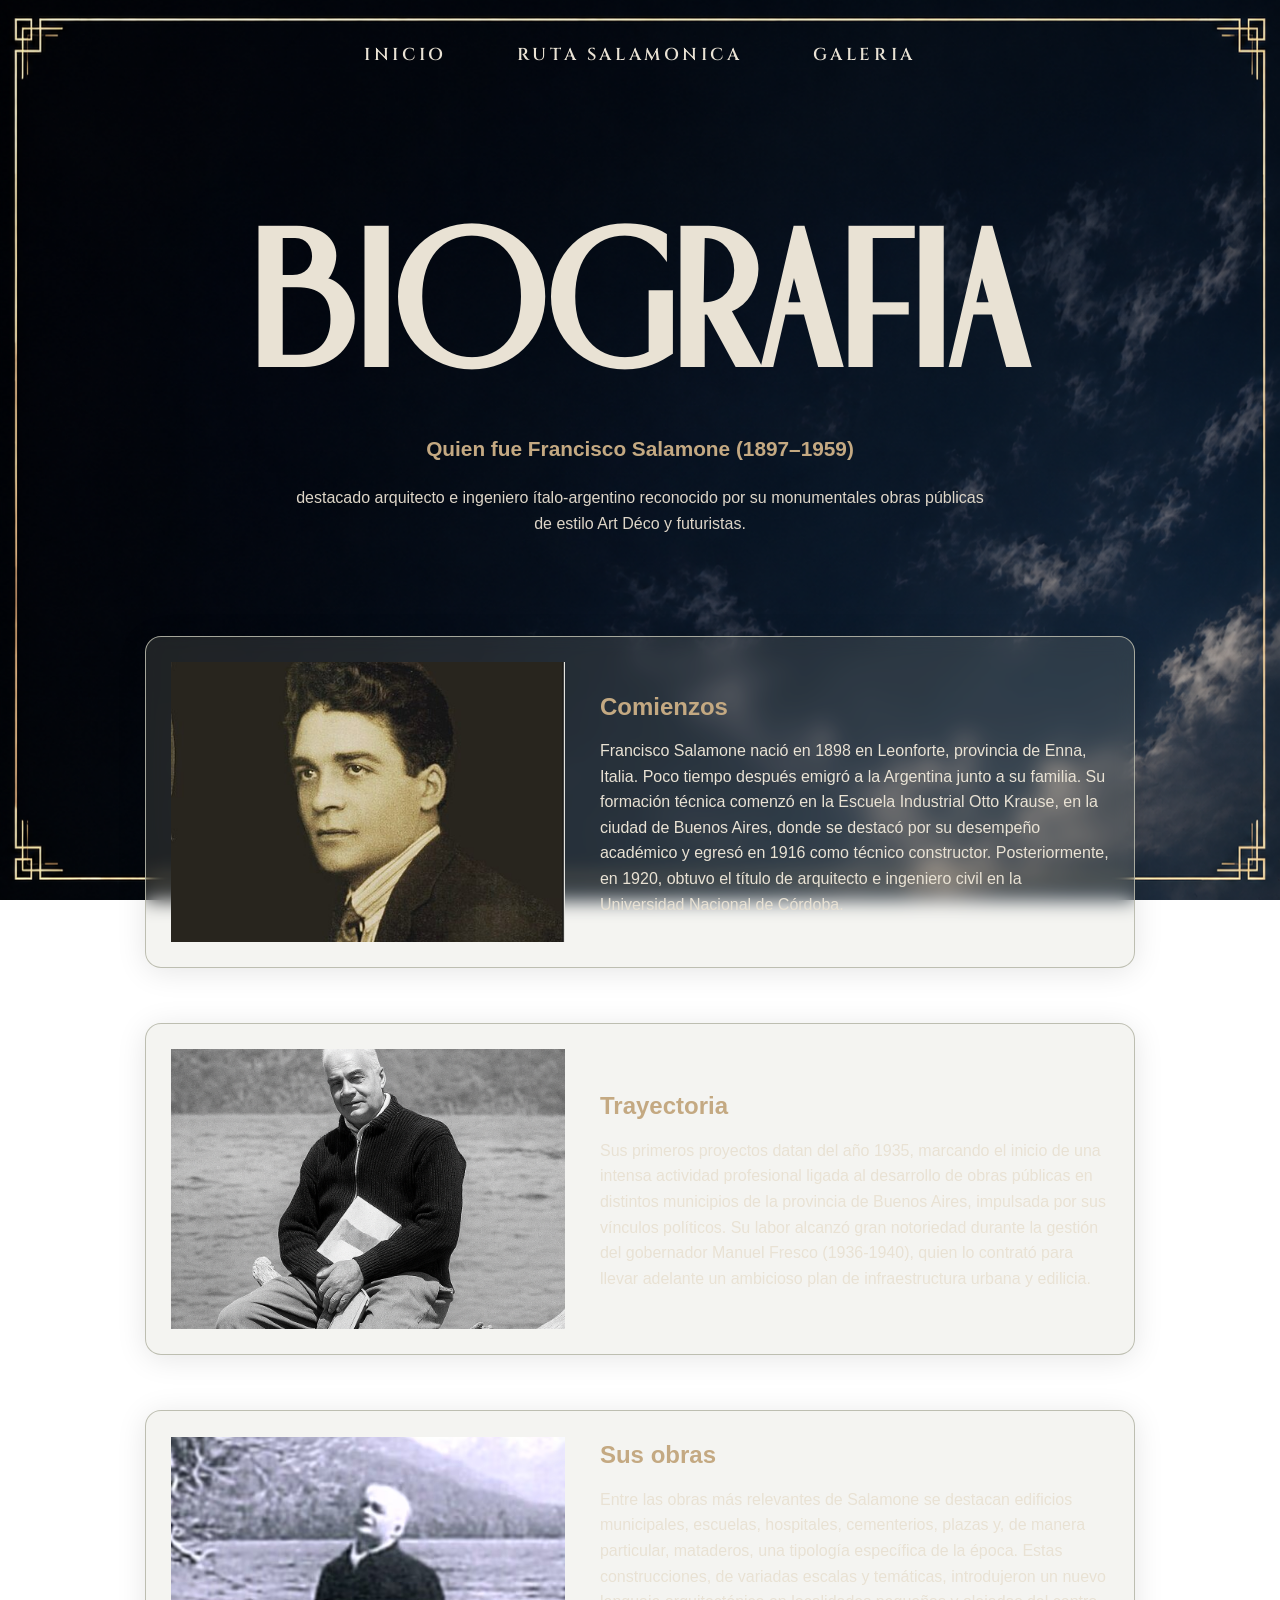
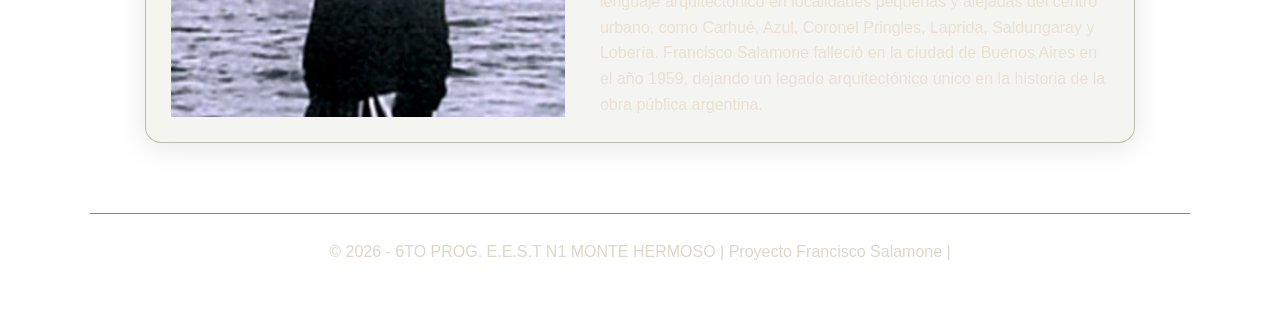
<file: biografia.html>
<!DOCTYPE html>
<html lang="es">
<head>
    <meta charset="UTF-8">
    <meta name="viewport" content="width=device-width, initial-scale=1.0">
    <title>Biografia | Salamone</title>
    <style>
	
	@import url('https://fonts.googleapis.com/css2?family=Cinzel:wght@400;500;600&family=Libre+Baskerville:wght@400&display=swap');
	
	@font-face {
    font-family: "Morrison Regular";
    src: url("./font/Morrison-Regular.otf") format("opentype");
    font-display: swap;
}

        * {
            margin: 0;
            padding: 0;
            box-sizing: border-box;
        }
	
	

        body {
            min-height: 100vh;
            font-family: Arial, sans-serif;
            line-height: 1.6;
            color: #e9e2d4;
            	     min-height: 100%;
    scroll-behavior: smooth;
    background:url("./obras/cieloDeco.png") center / cover fixed no-repeat;
        background-size: 100% 100%;
        }

        .contenedor {
            width: min(1100px, 90%);
            margin: 0 auto;
        }

     
     
     nav {
    position: relative;
    z-index: 30;
    display: flex;
    align-items: center;
    justify-content: center;
    gap: clamp(28px, 5.5vw, 70px);
    min-height: 110px;
    padding: 20px 24px;
}

.nav a {
    position: relative;
    color: var(--crema);
    text-decoration: none;
    font-family: "Cinzel", serif;
    font-size: clamp(12px, 1.35vw, 20px);
    font-weight: 600;
    letter-spacing: clamp(1px, .28vw, 4px);
    transition: color .3s ease;
}

.nav a::before,
.nav a::after {
    content: "";
    position: absolute;
    top: 50%;
    width: clamp(12px, 2vw, 30px);
    height: 1px;
    background: var(--dorado);
}

.nav a::before {
    right: calc(100% + 18px);
}

.nav a::after {
    left: calc(100% + 18px);
}

.nav a:hover {
    color: #fff;
}

        .encabezado {
            padding: 70px 0 45px;
            text-align: center;
        }

        .titulo {
	     font-family: "Morrison Regular";
            margin-bottom: 12px;
            font-size: 150px;
	    
        }

        .subtitulo {
            margin-bottom: 20px;
            color: #c4a982;
            font-size: 1.3rem;
        }

        .descripcion {
            max-width: 700px;
            margin: 0 auto;
            color: #ded6c8;
        }

        .bloque-flexible {
            display: flex;
            align-items: center;
            gap: 35px;
            margin: 55px ;
            padding: 25px;
            
/* From https://css.glass */
background: rgba(183, 184, 169, 0.16);
border-radius: 16px;
box-shadow: 0 4px 30px rgba(0, 0, 0, 0.1);
backdrop-filter: blur(9.7px);
-webkit-backdrop-filter: blur(9.7px);
border: 1px solid rgba(183, 184, 169, 0.89);
}
{
        .bloque-flexible:nth-child(even) 
            flex-direction: row-reverse;
        }

        .imagen-bloque {
            width: 42%;
            max-height: 280px;
            object-fit: cover;
	    object-position: 70% 20%;
        }

        .texto-bloque {
            flex: 1;
        }

        .texto-bloque h2 {
            margin-bottom: 12px;
            color: #c4a982;
        }

        .pie-pagina {
            margin-top: 70px;
            padding: 25px 0;
            text-align: center;
            color: #ded6c8;
            border-top: 1px solid #9c8060;
        }

        @media (max-width: 700px) {
            .navegacion {
                flex-wrap: wrap;
                gap: 15px 25px;
            }

            .encabezado {
                padding: 45px 0 30px;
            }

            .bloque-flexible,
            .bloque-flexible:nth-child(even) {
                flex-direction: column;
                align-items: stretch;
                gap: 20px;
                padding: 18px;
            }

            .imagen-bloque {
                width: 100%;
                max-height: 230px;
            }
        }
    </style>
</head>
<body>
    <div class="contenedor">
 
 
 
   <nav class="nav">

            <a href="./index.html">INICIO
        </a>

        <a href="./ruta_salamonica.html">
            RUTA SALAMONICA 
        </a>

        <a href="./galeriaSalamone.html">
	    GALERIA
        </a>

    </nav>

        <header class="encabezado">
            <h1 class="titulo">BIOGRAFIA </h1>
            <h2 class="subtitulo">Quien fue Francisco Salamone (1897–1959) </h2>
            <p class="descripcion">
                 destacado arquitecto e ingeniero ítalo-argentino reconocido por su monumentales obras públicas de estilo Art Déco y futuristas.
            </p>
        </header>

        <main>
            <section class="bloque-flexible">
                <img class="imagen-bloque" src="./obras/sala.jpg" alt="Vista de una obra arquitectónica">
                <div class="texto-bloque">
                    <h2>Comienzos</h2>
                    <p>
			Francisco Salamone nació en 1898 en Leonforte, provincia de Enna, Italia. Poco tiempo después emigró a la Argentina junto a su familia. Su formación técnica comenzó en la Escuela Industrial Otto Krause, en la ciudad de Buenos Aires, donde se destacó por su desempeño académico y egresó en 1916 como técnico constructor. Posteriormente, en 1920, obtuvo el título de arquitecto e ingeniero civil en la Universidad Nacional de Córdoba.
                    </p>
                </div>
            </section>

            <section class="bloque-flexible">
                <img class="imagen-bloque" src="./obras/salamone_irl.png" alt="Detalle de una construcción">
                <div class="texto-bloque">
                    <h2>Trayectoria</h2>
                    <p>
                     
Sus primeros proyectos datan del año 1935, marcando el inicio de una intensa actividad profesional ligada al desarrollo de obras públicas en distintos municipios de la provincia de Buenos Aires, impulsada por sus vínculos políticos. Su labor alcanzó gran notoriedad durante la gestión del gobernador Manuel Fresco (1936-1940), quien lo contrató para llevar adelante un ambicioso plan de infraestructura urbana y edilicia.
                    </p>
                </div>
            </section>

            <section class="bloque-flexible">
                <img class="imagen-bloque" src="./obras/francisco-salamone-fue.avif" alt="Fachada de una obra arquitectónica">
                <div class="texto-bloque">
                    <h2>Sus obras</h2>
                    <p>
                        Entre las obras más relevantes de Salamone se destacan edificios municipales, escuelas, hospitales, cementerios, plazas y, de manera particular, mataderos, una tipología específica de la época. Estas construcciones, de variadas escalas y temáticas, introdujeron un nuevo lenguaje arquitectónico en localidades pequeñas y alejadas del centro urbano, como Carhué, Azul, Coronel Pringles, Laprida, Saldungaray y Lobería.

Francisco Salamone falleció en la ciudad de Buenos Aires en el año 1959, dejando un legado arquitectónico único en la historia de la obra pública argentina. 
                    </p>
                </div>
            </section>
        </main>

        <footer class="pie-pagina">
            <p>© 2026 - 6TO PROG. E.E.S.T N1 MONTE HERMOSO | Proyecto  Francisco Salamone | 	</p>
        </footer>
	<br>
    </div>
</body>
</html>
</file>
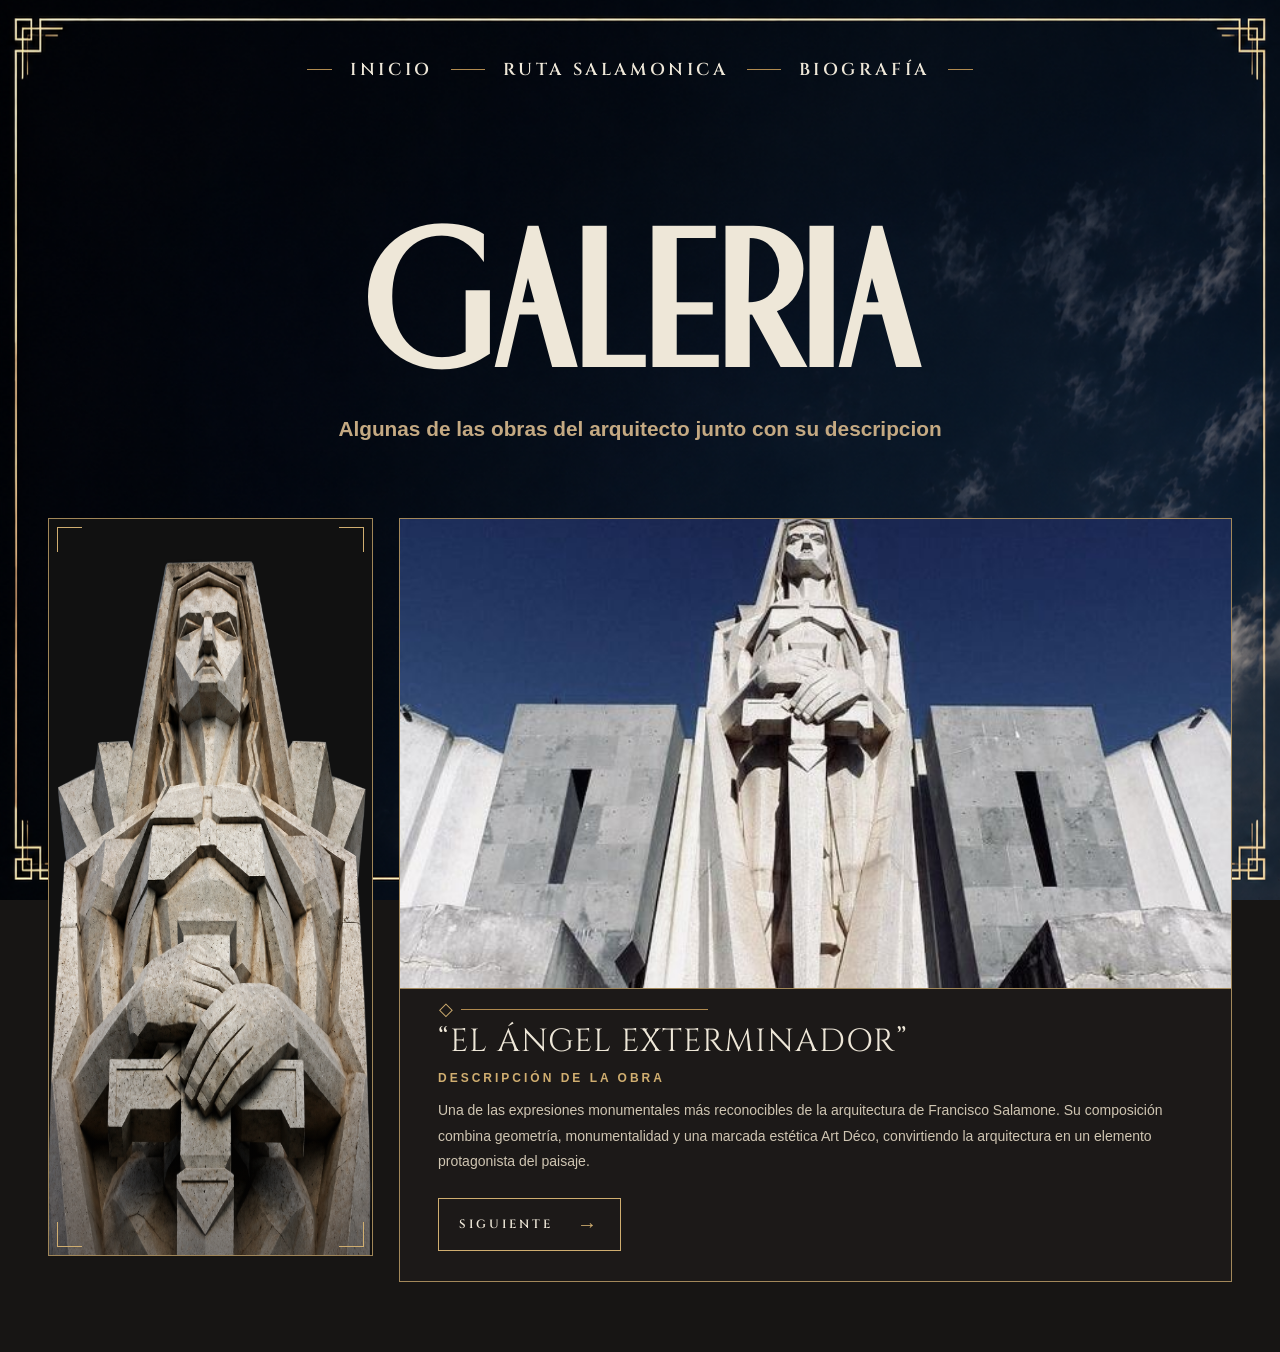
<file: galeriaSalamone.html>
<!DOCTYPE html>
<html lang="es">
<head>
    <meta charset="UTF-8">
    <meta name="viewport" content="width=device-width, initial-scale=1.0">
    <!--<link rel="stylesheet" href="./galeriaStyles_ajustada.css">-->
    <title>Galería | Salamone</title>
    
    

    <style>
	
	    
	   
	   
	   	@import url('https://fonts.googleapis.com/css2?family=Cinzel:wght@400;500;600&family=Libre+Baskerville:wght@400&display=swap');
	
	@font-face {
    font-family: "Morrison Regular";
    src: url("./font/Morrison-Regular.otf") format("opentype");
    font-display: swap;
}
:root {
    --fondo: #171514;
    --panel: #1c1918;
    --crema: #eee7d8;
    --crema-suave: #cfc5b2;
    --dorado: #b08a4f;
    --dorado-claro: #d0ae70;
    --borde: rgba(208, 174, 112, .75);
}

* {
    margin: 0;
    padding: 0;
    box-sizing: border-box;
}

html {
    scroll-behavior: smooth;
}

body {
    min-height: 100vh;
    color: var(--crema);
    font-family: 'Montserrat', sans-serif;
    background: var(--fondo) url("./obras/cieloDeco.png") center / cover fixed no-repeat;
      background-size: 100% 100%;
    overflow-x: hidden;
}

.pagina-galeria {
    position: relative;
    width: min(100% - 40px, 1540px);
    min-height: 100vh;
    margin: 0 auto;
    padding: 14px 28px 34px;
    
}

/*.pagina-galeria::before {
    content: "";
    position: absolute;
    inset: 10px;
    border: 1px solid var(--borde);
    pointer-events: none;
    z-index: 20;
}
*/


 .encabezado {
            padding: 70px 0 45px;
            text-align: center;
        }

        .titulo {
	     font-family: "Morrison Regular";
            margin-bottom: 12px;
            font-size: 150px;
	    
        }

        .subtitulo {
            margin-bottom: 20px;
            color: #c4a982;
            font-size: 1.3rem;
        }

        .descripcion {
            max-width: 700px;
            margin: 0 auto;
            color: #ded6c8;
        }

.nav {
    position: relative;
    z-index: 30;
    display: flex;
    align-items: center;
    justify-content: center;
    gap: clamp(28px, 5.5vw, 70px);
    min-height: 110px;
    padding: 20px 24px;
}

.nav a {
    position: relative;
    color: var(--crema);
    text-decoration: none;
    font-family: "Cinzel", serif;
    font-size: clamp(12px, 1.35vw, 20px);
    font-weight: 600;
    letter-spacing: clamp(1px, .28vw, 4px);
    transition: color .3s ease;
}

.nav a::before,
.nav a::after {
    content: "";
    position: absolute;
    top: 50%;
    width: clamp(12px, 2vw, 30px);
    height: 1px;
    background: var(--dorado);
}

.nav a::before {
    right: calc(100% + 18px);
}

.nav a::after {
    left: calc(100% + 18px);
}

.nav a:hover {
    color: #fff;
}















.galeria {
    position: relative;
    z-index: 10;
    display: grid;
    grid-template-columns: minmax(250px, .78fr) minmax(0, 2fr);
    align-items: stretch;
    gap: clamp(16px, 2vw, 28px);
    width: 100%;
    max-width: 1320px;
    margin: 12px auto 0;
}

.panel-escultura {
    position: relative;
    min-width: 0;
    min-height: 0;
    height: clamp(470px, 82vh, 850px);
    overflow: hidden;
    border: 1px solid var(--borde);
    background: #111;
}

.imagen-escultura {
    display: block;
    width: 100%;
    height: 100%;
    object-fit: fill;
    object-position: center 35%;
    transition: transform .8s ease;
}

.panel-escultura:hover .imagen-escultura {
    transform: scale(1.025);
}

.panel-escultura::after {
    content: "";
    position: absolute;
    inset: 0;
    background: linear-gradient(to top, rgba(10, 8, 7, .45), transparent 38%);
    pointer-events: none;
}

.esquina-panel {
    position: absolute;
    z-index: 5;
    width: 25px;
    height: 25px;
    border-color: var(--dorado-claro);
    border-style: solid;
    pointer-events: none;
}

.esquina-superior-izquierda {
    top: 8px;
    left: 8px;
    border-width: 1px 0 0 1px;
}

.esquina-superior-derecha {
    top: 8px;
    right: 8px;
    border-width: 1px 1px 0 0;
}

.esquina-inferior-izquierda {
    bottom: 8px;
    left: 8px;
    border-width: 0 0 1px 1px;
}

.esquina-inferior-derecha {
    right: 8px;
    bottom: 8px;
    border-width: 0 1px 1px 0;
}

.panel-contenido {
    display: grid;
    grid-template-rows: minmax(0, 1fr) auto;
    min-width: 0;
    min-height: 0;
    overflow: hidden;
    border: 1px solid var(--borde);
    background: var(--panel);
}

.imagen-principal {
    position: relative;
    min-width: 0;
    height: clamp(300px, 38vw, 470px);
    overflow: hidden;
    border-bottom: 1px solid var(--borde);
    background: #100e0d;
}

.imagen-principal a {
    display: block;
    width: 100%;
    height: 100%;
}

.imagen-principal img {
    display: block;
    width: 100%;
    height: 100%;
    object-fit: cover;
    object-position: center;
    transition: transform .7s ease;
    object-position: center 15%;
    
}

.imagen-principal:hover img {
    transform: scale(1.02);
}

.informacion-obra {
    position: relative;
    padding: 34px clamp(22px, 3vw, 42px) 30px;
}

.informacion-obra::before {
    content: "";
    position: absolute;
    top: 20px;
    left: clamp(22px, 3vw, 42px);
    width: min(270px, 55%);
    height: 1px;
    background: var(--dorado);
}

.informacion-obra::after {
    content: "◇";
    position: absolute;
    top: 9px;
    left: calc(clamp(22px, 3vw, 42px) - 7px);
    padding: 0 8px;
    color: var(--dorado-claro);
    background: var(--panel);
    font-size: 18px;
}

.titulo-obra h1 {
    margin-bottom: 10px;
    color: var(--crema);
    font-family: 'Cinzel', serif;
    font-size: clamp(25px, 2.5vw, 39px);
    font-weight: 400;
    line-height: 1.2;
    letter-spacing: 1px;
}

.titulo-obra h2 {
    margin-bottom: 13px;
    color: var(--dorado-claro);
    font-size: 12px;
    font-weight: 600;
    letter-spacing: 3px;
}

.descripcion-obra {
    max-width: 850px;
    color: var(--crema-suave);
    font-size: 14px;
    font-weight: 300;
    line-height: 1.8;
}

.boton-siguiente {
    display: inline-flex;
    align-items: center;
    justify-content: center;
    gap: 24px;
    margin-top: 24px;
    padding: 12px 20px;
    border: 1px solid var(--dorado-claro);
    color: var(--crema);
    background: transparent;
    font-family: 'Cinzel', serif;
    font-size: 12px;
    font-weight: 600;
    letter-spacing: 3px;
    text-decoration: none;
    transition: color .3s ease, background .3s ease, border-color .3s ease;
}

.boton-siguiente span {
    color: var(--dorado-claro);
    font-size: 20px;
    transition: transform .3s ease;
}

.boton-siguiente:hover {
    color: var(--fondo);
    background: var(--dorado-claro);
    border-color: var(--dorado-claro);
}

.boton-siguiente:hover span {
    color: var(--fondo);
    transform: translateX(5px);
}

@media (max-width: 900px) {
    .pagina-galeria {
        width: calc(100% - 24px);
        padding: 10px 18px 28px;
    }

    .galeria {
        grid-template-columns: minmax(190px, .7fr) minmax(0, 1.5fr);
        gap: 14px;
    }

    .panel-escultura {
        height: 570px;
    }

    .imagen-principal {
        height: 350px;
    }

    .informacion-obra {
        padding: 32px 22px 24px;
    }

    .titulo-obra h1 {
        font-size: clamp(22px, 3vw, 30px);
    }
}

@media (max-width: 650px) {
    .pagina-galeria {
        width: calc(100% - 14px);
        padding: 8px 12px 22px;
    }

    .navegacion {
        min-height: 75px;
        gap: 14px 25px;
        padding: 18px 8px;
    }

    .navegacion a {
        font-size: 10px;
        letter-spacing: 1px;
    }

    .navegacion a::before,
    .navegacion a::after {
        display: none;
    }

    .galeria {
        grid-template-columns: 1fr;
        gap: 15px;
        margin-top: 12px;
    }

    .panel-escultura {
        height: min(115vw, 500px);
        min-height: 300px;
    }

    .imagen-escultura {
        object-position: center 30%;
    }

    .imagen-principal {
        height: clamp(230px, 65vw, 380px);
    }

    .informacion-obra {
        padding: 34px 20px 24px;
    }

    .titulo-obra h1 {
        font-size: clamp(22px, 6vw, 30px);
    }

    .titulo-obra h2 {
        font-size: 10px;
        letter-spacing: 2px;
    }

    .descripcion-obra {
        font-size: 13px;
    }
}

@media (prefers-reduced-motion: reduce) {
    *,
    *::before,
    *::after {
        scroll-behavior: auto !important;
        transition-duration: .01ms !important;
    }
}

	    
	    
	    
	    
	    
	    
	</style>
</head>

 </head>

<body>
    
    <div class="pagina-galeria">
      
    <nav class="nav">

            <a href="./index.html">INICIO
        </a>

        <a href="./ruta_salamonica.html">
            RUTA SALAMONICA 
        </a>

        <a href="./biografia.html">
            BIOGRAFÍA
        </a>

    </nav>
    
    
    
    
    <header class="encabezado">
<h1 class="titulo">GALERIA</h1>
<h2 class="subtitulo">Algunas de las obras del arquitecto junto con su descripcion</h2>
</header>

        <main class="galeria" id="galeria">
            <section class="panel-escultura" aria-label="Escultura destacada">
                <span class="esquina-panel esquina-superior-izquierda"></span>
                <span class="esquina-panel esquina-superior-derecha"></span>
                <span class="esquina-panel esquina-inferior-izquierda"></span>
                <span class="esquina-panel esquina-inferior-derecha"></span>
                <img
                    src="./obras/angel.png"
                    alt="Escultura de un ángel con una cruz"
                    class="imagen-escultura"
                >
            </section>

            <section class="panel-contenido" id="obra">
                <div class="imagen-principal">
                    <a href="./obras/rip.jpg" target="_blank" rel="noopener">
                        <img
                            src="./obras/rip.jpg"
                            alt="Obra arquitectónica de Francisco Salamone"
                        >
                    </a>
                </div>
		

                <div class="informacion-obra">
                    <div class="titulo-obra">
                        <h1>“EL ÁNGEL EXTERMINADOR”</h1>
                        <h2>DESCRIPCIÓN DE LA OBRA</h2>
                        <p class="descripcion-obra">
                            Una de las expresiones monumentales más reconocibles de la arquitectura de Francisco Salamone. Su composición combina geometría, monumentalidad y una marcada estética Art Déco, convirtiendo la arquitectura en un elemento protagonista del paisaje.
                        </p>
                        <a class="boton-siguiente" href="#galeria">SIGUIENTE <span aria-hidden="true">→</span></a>
                    </div>
                </div>
            </section>
        </main>
    </div>
    <br>
    <br>

    <script>
      document.addEventListener("DOMContentLoaded", function () {
        const tituloObras = [
          "“EL ÁNGEL EXTERMINADOR”",
          "“PORTAL DEL CEMENTERIO”",
          "“MATADERO”"
        ];

        const descripciones = [
          "Una de las expresiones monumentales más reconocibles de la arquitectura de Francisco Salamone. Su composición combina geometría, monumentalidad y una marcada estética Art Déco, convirtiendo la arquitectura en un elemento protagonista del paisaje.",
          "Es una estructura imponente con una cruz monumental, símbolo de la entrada al más allá. Es una manifestación de estilo Art Déco, reconocida a nivel internacional. Esta imponente estructura simboliza el tránsito entre la vida y la muerte.",
          "El Matadero Municipal de Saldungaray fue inaugurado a finales de la década de 1930. Este matadero no solo cumple con su función práctica, sino que también refleja la intención de Salamone de dotar a los edificios utilitarios con un carácter estético distintivo"
	  ];
	  

        const imagesDerecha = [
          "./obras/rip.jpg",
          "./obras/saldun.jpeg",
         "./obras/matadero.jpeg"
        ];

        const imagesIzquierda = [
          "./obras/azul.jpeg",
          "./obras/saldun.jpeg",
          "./obras/azul.jpeg"
        ];

        let indice = 0;

        const imgDerecha = document.querySelector(".imagen-principal img");
        const enlaceDerecha = document.querySelector(".imagen-principal a");
        const imgIzquierda = document.querySelector(".imagen-escultura");
        const boton = document.querySelector(".boton-siguiente");
        const tituloObra = document.querySelector(".titulo-obra h1");
        const descripcion = document.querySelector(".descripcion-obra");

        boton.addEventListener("click", function (evento) {
          evento.preventDefault();

          indice = (indice + 1) % imagesDerecha.length;

          try {
            imgDerecha.src = imagesDerecha[indice];
            enlaceDerecha.href = imagesDerecha[indice];
            imgIzquierda.src = imagesIzquierda[indice];
            tituloObra.textContent = tituloObras[indice];
            descripcion.textContent = descripciones[indice];
            console.log("pressing button | índice: " + indice);
          } catch (error) {
            console.warn("file path error ", error);
          }
        });
      });
    </script>
</body>
</html>
</file>
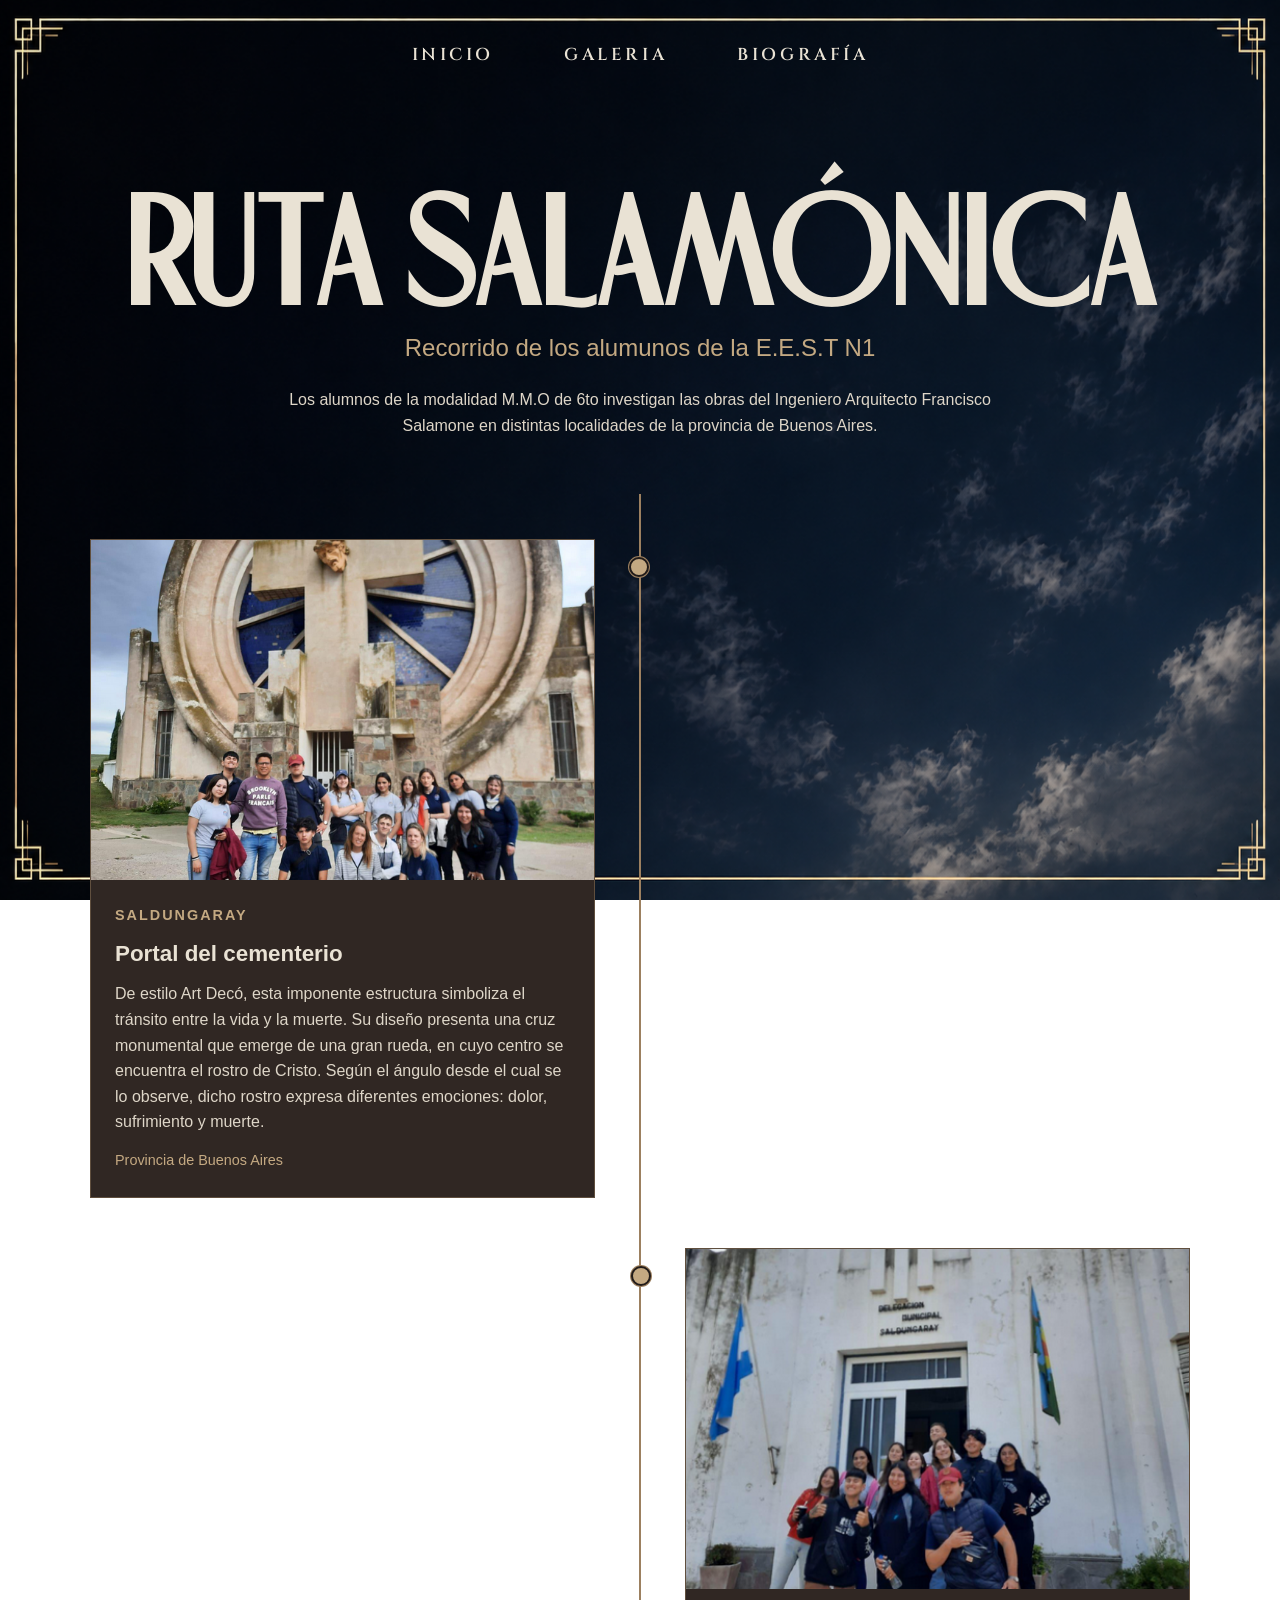
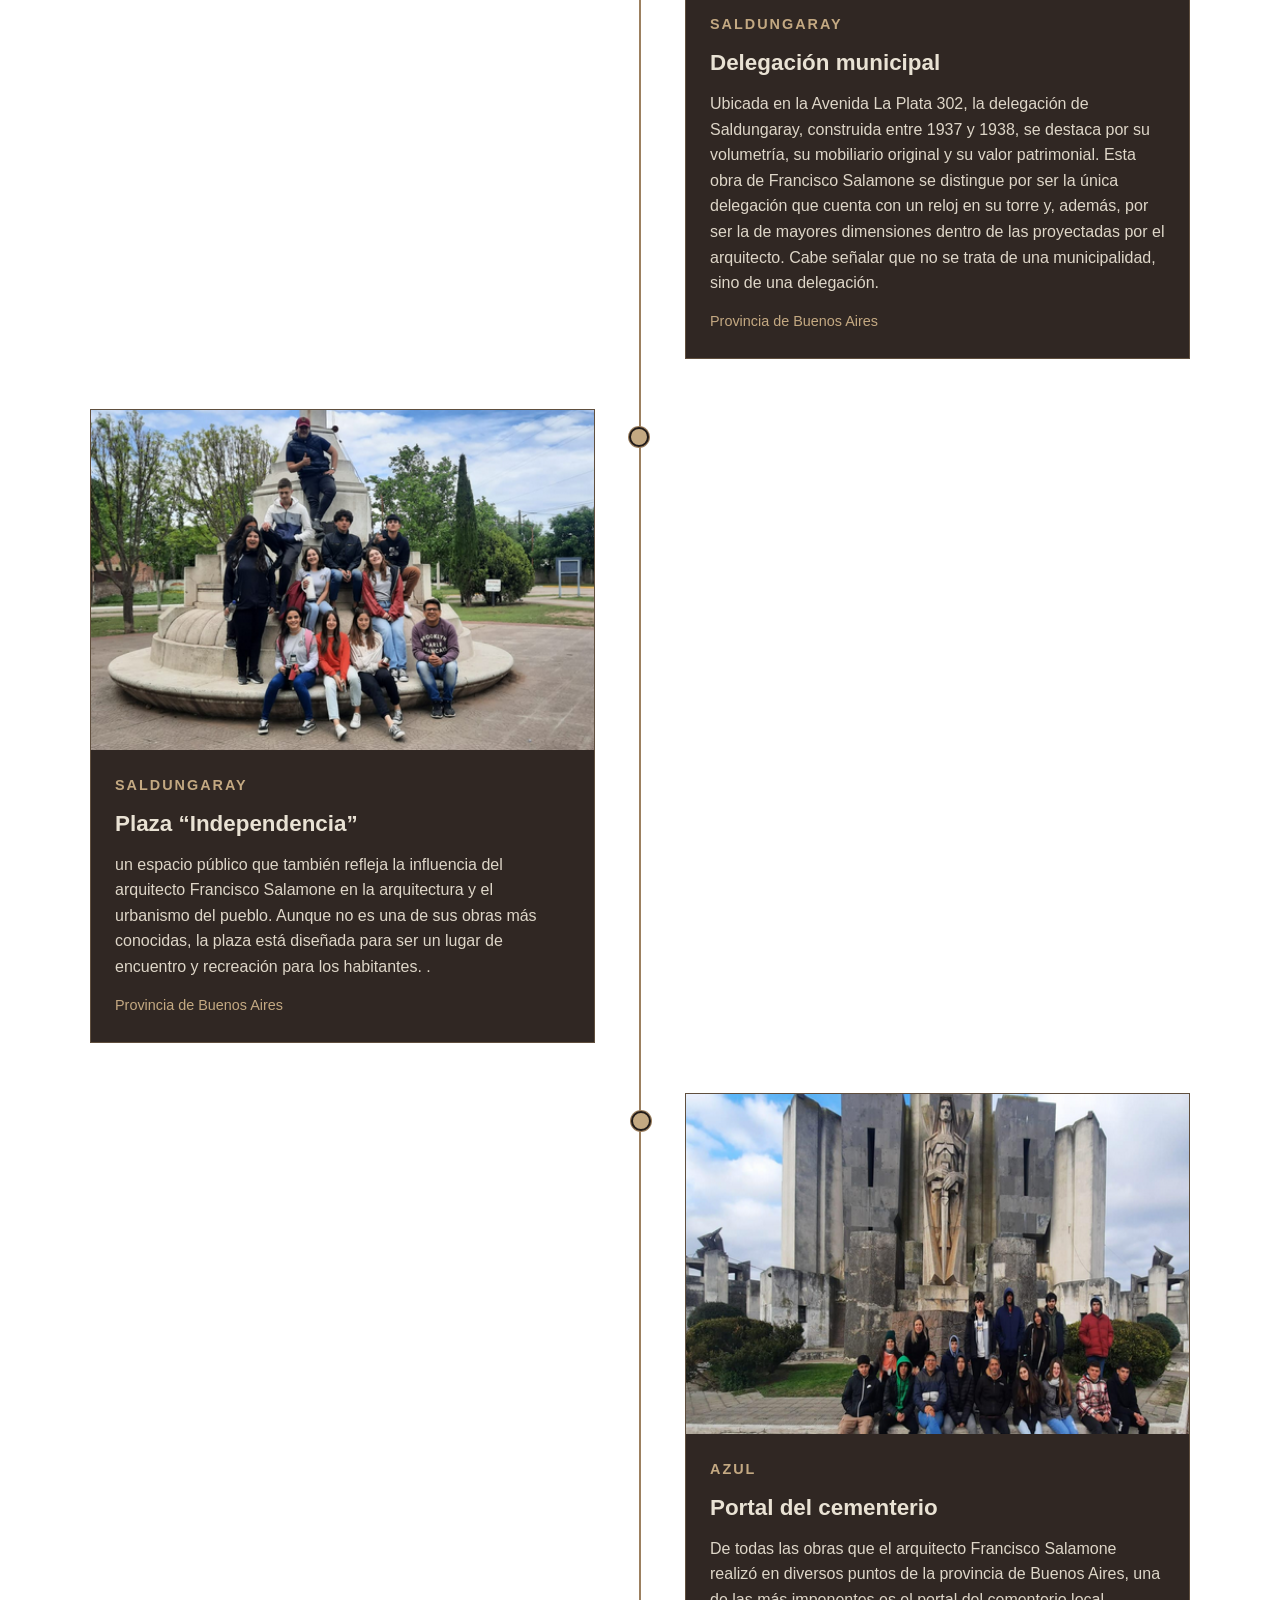
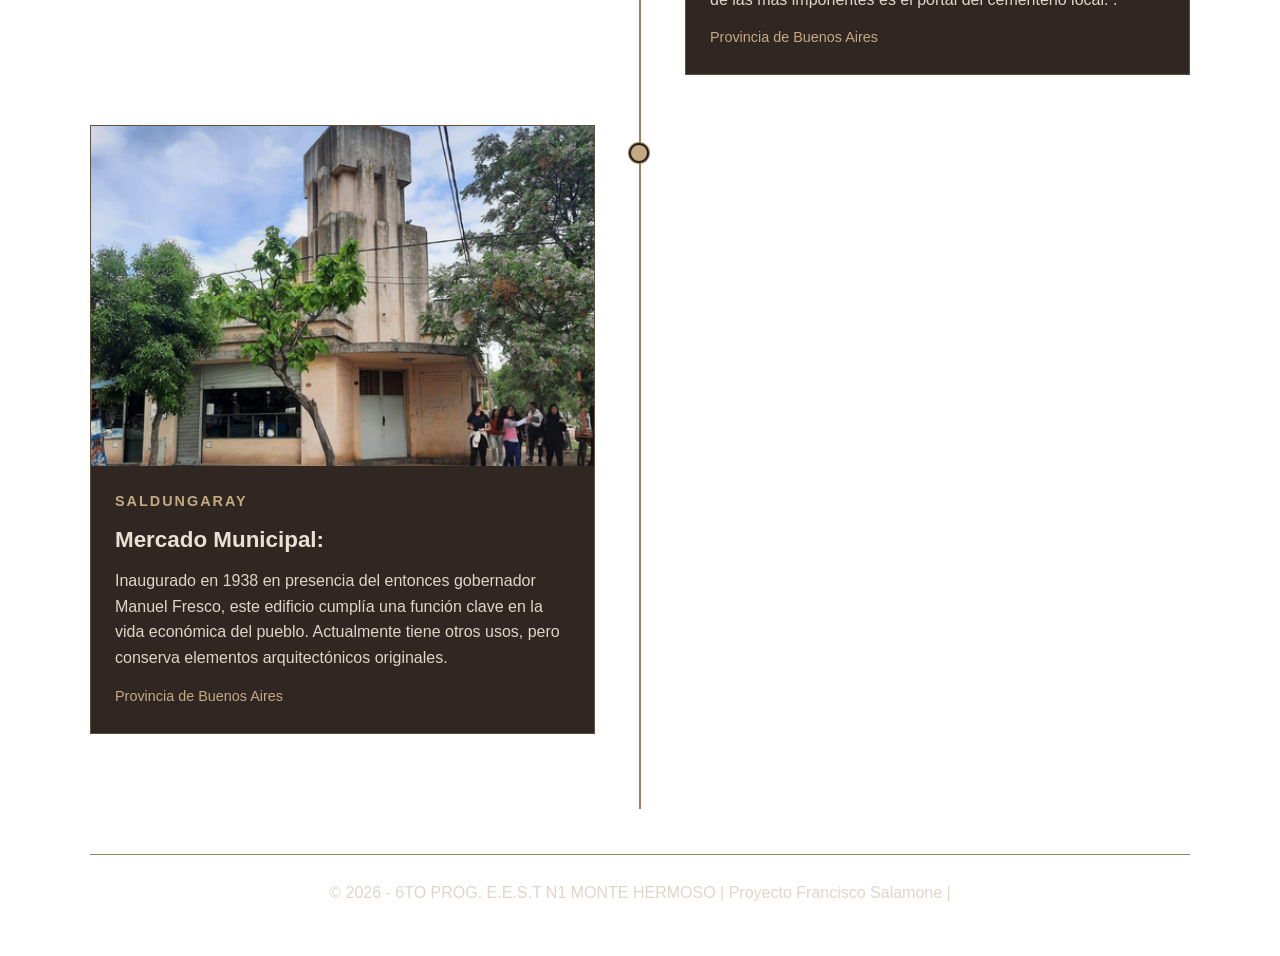
<file: ruta_salamonica.html>
<!DOCTYPE html>
<html lang="es">
<head>
<meta charset="UTF-8">
<meta name="viewport" content="width=device-width, initial-scale=1.0">
<title>Ruta Salamónica</title>
<style>
    @import url('https://fonts.googleapis.com/css2?family=Cinzel:wght@400;500;600&family=Libre+Baskerville:wght@400&display=swap');

    
    @font-face {
    font-family: "Morrison Regular";
    src: url("./font/Morrison-Regular.otf") format("opentype");
    font-display: swap;
}
    
*{margin:0;padding:0;box-sizing:border-box}
body{min-height:100vh;
    font-family:Arial,sans-serif;
    line-height:1.6;
    color:#e9e2d4;
    background:#211b19;
    
    
      background:url("./obras/cieloDeco.png") center / cover fixed no-repeat;
        background-size: 100% 100%;
    
    }

.contenedor{width:min(1100px,90%);margin:auto}


.nav {
    position: relative;
    z-index: 30;
    display: flex;
    align-items: center;
    justify-content: center;
    gap: clamp(28px, 5.5vw, 70px);
    min-height: 110px;
    padding: 20px 24px;
}

.nav a {
    position: relative;
    color: var(--crema);
    text-decoration: none;
    font-family: "Cinzel", serif;
    font-size: clamp(12px, 1.35vw, 20px);
    font-weight: 600;
    letter-spacing: clamp(1px, .28vw, 4px);
    transition: color .3s ease;
}

.nav a::before,
.nav a::after {
    content: "";
    position: absolute;
    top: 50%;
    width: clamp(12px, 2vw, 30px);
    height: 1px;
    background: var(--dorado);
}

.nav a::before {
    right: calc(100% + 18px);
}

.nav a::after {
    left: calc(100% + 18px);
}

.nav a:hover {
    color: #fff;
}



.encabezado{padding:75px 0 55px;text-align:center}
.titulo{margin-bottom:12px;font-size:120px;
    
    font-family: "Morrison Regular";
    line-height:1.1}
.subtitulo{margin-bottom:20px;color:#c4a982;font-size:clamp(1.1rem,2.5vw,1.5rem);font-weight:400}
.descripcion{max-width:720px;margin:auto;color:#ded6c8}
.linea-tiempo{position:relative;width:100%;padding:20px 0 50px}
.linea-tiempo::before{content:"";position:absolute;top:0;bottom:0;left:50%;width:2px;transform:translateX(-50%);background:#9c8060}
.evento{position:relative;display:flex;justify-content:flex-start;width:50%;padding:25px 45px 25px 0}
.evento:nth-child(even){margin-left:50%;padding:25px 0 25px 45px}
.evento::before{content:"";position:absolute;top:43px;right:-9px;width:16px;height:16px;border:2px solid #211b19;border-radius:50%;background:#c4a982;box-shadow:0 0 0 1px #9c8060}
.evento:nth-child(even)::before{right:auto;left:-9px}
.tarjeta-evento{width:100%;overflow:hidden;background:#302723;border:1px solid rgba(156,128,96,.45)}
.imagen-evento{display:block;width:100%;height:340px;object-fit:cover;object-position:center}
.contenido-evento{padding:22px 24px 25px}
.fecha-evento{display:inline-block;margin-bottom:9px;color:#c4a982;font-size:.9rem;font-weight:bold;letter-spacing:2px;text-transform:uppercase}
.titulo-evento{margin-bottom:10px;font-size:1.4rem}
.texto-evento{color:#ded6c8}
.ubicacion-evento{margin-top:14px;color:#c4a982;font-size:.9rem}
.pie-pagina{margin-top:45px;padding:25px 0;text-align:center;color:#ded6c8;border-top:1px solid #9c8060}
@media(max-width:700px){
.encabezado{padding:50px 0 35px}
.linea-tiempo::before{left:10px}
.evento,.evento:nth-child(even){width:100%;margin-left:0;padding:20px 0 20px 38px}
.evento::before,.evento:nth-child(even)::before{top:38px;right:auto;left:2px}
.imagen-evento{height:210px}
.contenido-evento{padding:18px}
}
</style>
</head>
<body>
<div class="contenedor">
    
    
    
    <nav class="nav">

            <a href="./index.html">INICIO
        </a>

        <a href="./galeriaSalamone.html">
            GALERIA
        </a>

        <a href="./biografia.html">
            BIOGRAFÍA
        </a>

    </nav>
    
</nav>
<header class="encabezado">
<h1 class="titulo">Ruta Salamónica</h1>
<h2 class="subtitulo">Recorrido de los alumunos de la E.E.S.T N1</h2>
<p class="descripcion"> Los alumnos de la modalidad M.M.O de 6to  investigan las obras del Ingeniero Arquitecto Francisco Salamone en distintas localidades de la provincia de Buenos Aires. </p>
</header>
<main>
<section class="linea-tiempo">
<article class="evento">
<div class="tarjeta-evento">
<img class="imagen-evento" src="./obras/ruta1.png" alt="Edificio de la primera localidad del recorrido">
<div class="contenido-evento">
<span class="fecha-evento">Saldungaray</span>
<h2 class="titulo-evento">Portal del cementerio</h2>
<p class="texto-evento">De estilo Art Decó, esta imponente estructura simboliza el tránsito entre la vida y la muerte. Su diseño presenta una cruz monumental que emerge de una gran rueda, en cuyo centro se encuentra el rostro de Cristo. Según el ángulo desde el cual se lo observe, dicho rostro expresa diferentes emociones: dolor, sufrimiento y muerte.</p>
<p class="ubicacion-evento">Provincia de Buenos Aires</p>
</div>
</div>
</article>
<article class="evento">
<div class="tarjeta-evento">
<img class="imagen-evento" src="./obras/ruta2.png" alt="Construcción de la segunda localidad del recorrido">
<div class="contenido-evento">
<span class="fecha-evento"> Saldungaray</span>
<h2 class="titulo-evento">Delegación municipal</h2>
<p class="texto-evento">Ubicada en la Avenida La Plata 302, la delegación de Saldungaray, construida entre 1937 y 1938, se destaca por su volumetría, su mobiliario original y su valor patrimonial. Esta obra de Francisco Salamone se distingue por ser la única delegación que cuenta con un reloj en su torre y, además, por ser la de mayores dimensiones dentro de las proyectadas por el arquitecto. Cabe señalar que no se trata de una municipalidad, sino de una delegación.
</p>
<p class="ubicacion-evento">Provincia de Buenos Aires</p>
</div>
</div>
</article>

<article class="evento">
<div class="tarjeta-evento">
<img class="imagen-evento" src="./obras/ruta3.png" alt="Obra arquitectónica de la tercera localidad">
<div class="contenido-evento">
<span class="fecha-evento">Saldungaray </span>
<h2 class="titulo-evento">Plaza “Independencia”</h2>
<p class="texto-evento"> un espacio público que también refleja la influencia del arquitecto Francisco Salamone en la arquitectura y el urbanismo del pueblo. Aunque no es una de sus obras más conocidas, la plaza está diseñada para ser un lugar de encuentro y recreación para los habitantes. .</p>
<p class="ubicacion-evento">Provincia de Buenos Aires</p>
</div>
</div>
</article>


<article class="evento">
<div class="tarjeta-evento">
<img class="imagen-evento" src="./obras/ruta5.png" alt="Obra arquitectónica de la tercera localidad">
<div class="contenido-evento">
<span class="fecha-evento">Azul</span>
<h2 class="titulo-evento">Portal del cementerio</h2>
<p class="texto-evento">De todas las obras que el arquitecto Francisco Salamone realizó en diversos puntos de la provincia de Buenos Aires, una de las más imponentes es el portal del cementerio local.
.</p>
<p class="ubicacion-evento">Provincia de Buenos Aires</p>
</div>
</div>
</article>

<article class="evento">
<div class="tarjeta-evento">
<img class="imagen-evento" src="./obras/ruta4.png" alt="Obra arquitectónica de la tercera localidad">
<div class="contenido-evento">
<span class="fecha-evento">Saldungaray</span>
<h2 class="titulo-evento">Mercado Municipal:	</h2>
<p class="texto-evento">Inaugurado en 1938 en presencia del entonces gobernador Manuel Fresco, este edificio cumplía una función clave en la vida económica del pueblo. Actualmente tiene otros usos, pero conserva elementos arquitectónicos originales.
</p>
<p class="ubicacion-evento">Provincia de Buenos Aires</p>
</div>
</div>
</article>


</section>
</main>

        <footer class="pie-pagina">
            <p>© 2026 - 6TO PROG. E.E.S.T N1 MONTE HERMOSO | Proyecto  Francisco Salamone | 	</p>
        </footer>
	<br>
</div>
</body>
</html>
</file>
